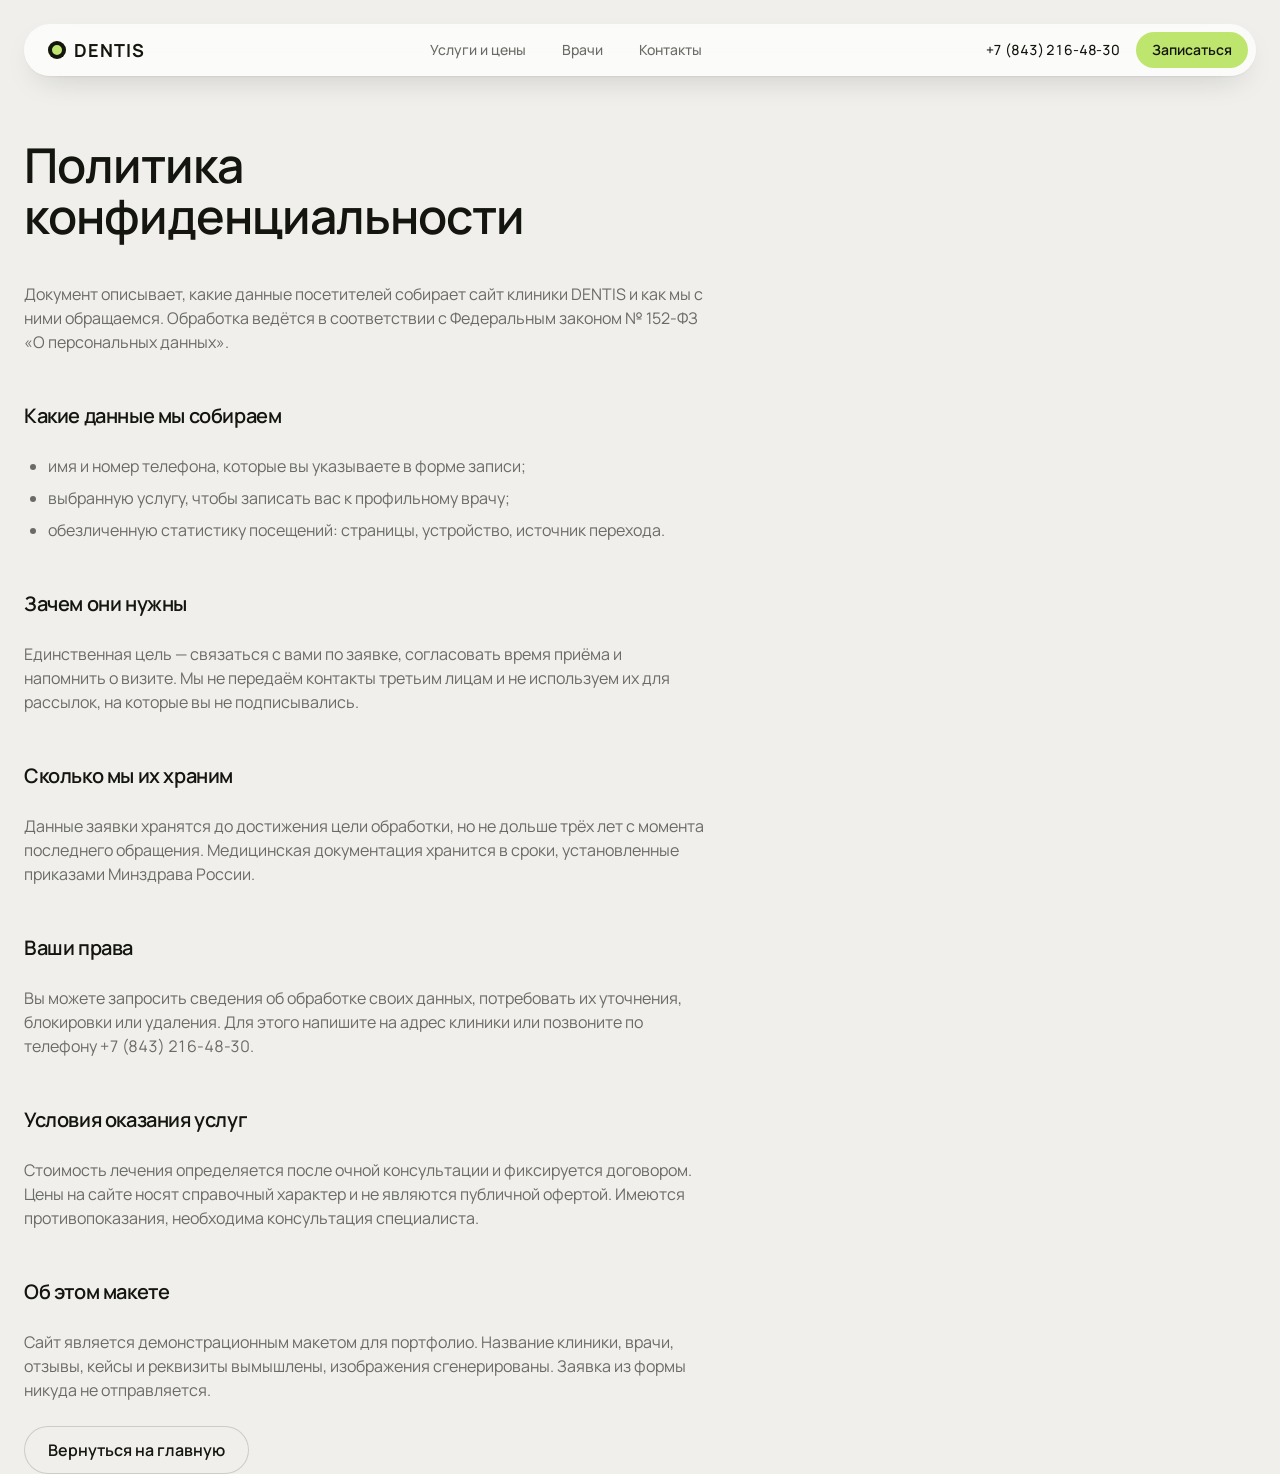
<file: privacy.html>
<!doctype html>
<html lang="ru">
<head>
<meta charset="utf-8">
<meta name="viewport" content="width=device-width, initial-scale=1">
<title>Политика конфиденциальности — DENTIS</title>
<meta name="description" content="Как клиника DENTIS обрабатывает персональные данные посетителей сайта.">
<link rel="icon" href="favicon.svg" type="image/svg+xml">
<link rel="preconnect" href="https://fonts.googleapis.com">
<link rel="preconnect" href="https://fonts.gstatic.com" crossorigin>
<link href="https://fonts.googleapis.com/css2?family=Manrope:wght@400;500;600;700&display=swap" rel="stylesheet">
<link rel="stylesheet" href="css/tokens.css?v=3">
<link rel="stylesheet" href="css/base.css?v=3">
<link rel="stylesheet" href="css/sections.css?v=3">
</head>
<body>
<a class="skip-link" href="#doc">Перейти к содержимому</a>

<header class="nav">
  <div class="nav__inner">
    <a class="nav__brand" href="index.html"><span class="nav__mark" aria-hidden="true"></span>DENTIS</a>
    <nav class="nav__links" aria-label="Основная навигация">
      <a href="index.html#services">Услуги и цены</a>
      <a href="index.html#doctors">Врачи</a>
      <a href="index.html#contacts">Контакты</a>
    </nav>
    <div class="nav__side">
      <a class="nav__phone num" href="tel:+78432164830">+7 (843) 216-48-30</a>
      <a class="btn btn--lime btn--sm" href="index.html#booking">Записаться</a>
    </div>
  </div>
</header>

<main class="shell page" id="doc">
  <h1 class="page__title">Политика конфиденциальности</h1>
  <div class="doc-body">
    <p>Документ описывает, какие данные посетителей собирает сайт клиники DENTIS и как мы с ними
      обращаемся. Обработка ведётся в соответствии с Федеральным законом № 152-ФЗ
      «О персональных данных».</p>

    <h2>Какие данные мы собираем</h2>
    <ul>
      <li>имя и номер телефона, которые вы указываете в форме записи;</li>
      <li>выбранную услугу, чтобы записать вас к профильному врачу;</li>
      <li>обезличенную статистику посещений: страницы, устройство, источник перехода.</li>
    </ul>

    <h2>Зачем они нужны</h2>
    <p>Единственная цель — связаться с вами по заявке, согласовать время приёма и напомнить о визите.
      Мы не передаём контакты третьим лицам и не используем их для рассылок, на которые вы не подписывались.</p>

    <h2>Сколько мы их храним</h2>
    <p>Данные заявки хранятся до достижения цели обработки, но не дольше трёх лет с момента последнего
      обращения. Медицинская документация хранится в сроки, установленные приказами Минздрава России.</p>

    <h2>Ваши права</h2>
    <p>Вы можете запросить сведения об обработке своих данных, потребовать их уточнения, блокировки
      или удаления. Для этого напишите на адрес клиники или позвоните по телефону
      <a class="num" href="tel:+78432164830">+7 (843) 216-48-30</a>.</p>

    <h2 id="terms">Условия оказания услуг</h2>
    <p>Стоимость лечения определяется после очной консультации и фиксируется договором. Цены на сайте
      носят справочный характер и не являются публичной офертой. Имеются противопоказания, необходима
      консультация специалиста.</p>

    <h2>Об этом макете</h2>
    <p>Сайт является демонстрационным макетом для портфолио. Название клиники, врачи, отзывы, кейсы
      и реквизиты вымышлены, изображения сгенерированы. Заявка из формы никуда не отправляется.</p>

    <p><a class="btn btn--ghost" href="index.html">Вернуться на главную</a></p>
  </div>
</main>
</body>
</html>
</file>
<file: css/tokens.css>
/* ============================================================
   DENTIS — design tokens
   Все значения резолвятся по фиксированным шкалам.
   Произвольных чисел в разметке быть не должно.
   ============================================================ */

:root {
  /* --- Палитра ------------------------------------------- */
  --bg:          #f0efec;
  --surface:     #ffffff;
  --surface-2:   #e8e7e2;
  --ink:         #14150f;
  --ink-2:       #6b6b66;
  --ink-3:       #9b9b96;
  --lime:        #bee66e;
  --lime-deep:   #a6d24e;
  --line:        rgba(20, 21, 15, 0.08);
  --line-strong: rgba(20, 21, 15, 0.16);

  /* на тёмных плитах */
  --on-dark:     #ffffff;
  --on-dark-2:   rgba(255, 255, 255, 0.56);
  --on-dark-3:   rgba(255, 255, 255, 0.28);
  --dark-line:   rgba(255, 255, 255, 0.12);

  /* --- Типографика --------------------------------------- */
  --font: "Manrope", ui-sans-serif, system-ui, -apple-system, "Segoe UI", sans-serif;
  --mono: var(--font);

  --t-xs:   0.75rem;   --lh-xs:   1rem;
  --t-sm:   0.875rem;  --lh-sm:   1.25rem;
  --t-base: 1rem;      --lh-base: 1.5rem;
  --t-lg:   1.125rem;  --lh-lg:   1.75rem;
  --t-xl:   1.25rem;   --lh-xl:   1.75rem;
  --t-2xl:  1.5rem;    --lh-2xl:  2rem;
  --t-3xl:  1.875rem;  --lh-3xl:  2.25rem;
  --t-4xl:  2.25rem;   --lh-4xl:  2.5rem;
  --t-5xl:  3rem;
  --t-6xl:  3.75rem;
  --t-7xl:  4.5rem;
  --t-8xl:  6rem;
  --t-9xl:  8rem;

  /* --- Спейсинг ------------------------------------------ */
  --s-0:   0;
  --s-25:  2px;
  --s-50:  4px;
  --s-75:  8px;
  --s-100: 12px;
  --s-200: 16px;
  --s-300: 24px;
  --s-400: 32px;
  --s-500: 40px;
  --s-600: 48px;
  --s-700: 64px;
  --s-800: 80px;
  --s-900: 96px;

  /* --- Радиусы ------------------------------------------- */
  --r-sm:   4px;
  --r-md:   6px;
  --r-lg:   8px;
  --r-xl:   12px;
  --r-2xl:  16px;
  --r-3xl:  24px;
  --r-4xl:  32px;
  --r-full: 9999px;

  /* --- Движение ------------------------------------------ */
  --ease:      cubic-bezier(0.32, 0.72, 0, 1);
  --d-fast:    240ms;
  --d-mid:     460ms;
  --d-slow:    700ms;
  --d-reveal:  900ms;

  /* --- Раскладка ----------------------------------------- */
  --shell:   1320px;   /* максимальная ширина контента */
  --gutter:  var(--s-300);
  --measure: 680px;    /* максимум для заголовка и лида */

  /* --- Тени ---------------------------------------------- */
  --shadow-card: 0 1px 2px rgba(20, 21, 15, 0.04),
                 0 8px 24px -12px rgba(20, 21, 15, 0.14);
  --shadow-lift: 0 2px 4px rgba(20, 21, 15, 0.05),
                 0 24px 56px -20px rgba(20, 21, 15, 0.24);
  --shadow-nav:  0 1px 2px rgba(20, 21, 15, 0.05),
                 0 12px 32px -14px rgba(20, 21, 15, 0.22);
}

@media (max-width: 767px) {
  :root { --gutter: var(--s-200); }
}
</file>
<file: css/base.css>
/* ============================================================
   DENTIS — reset, типографика, кнопки, состояния
   ============================================================ */

*, *::before, *::after { box-sizing: border-box; }

html {
  -webkit-text-size-adjust: 100%;
}

body {
  margin: 0;
  background: var(--bg);
  color: var(--ink);
  font-family: var(--font);
  font-size: var(--t-base);
  line-height: var(--lh-base);
  font-weight: 400;
  -webkit-font-smoothing: antialiased;
  -moz-osx-font-smoothing: grayscale;
  text-wrap: pretty;
  overflow-x: hidden;
}

body.is-locked { overflow: hidden; }

h1, h2, h3, h4, p, figure, blockquote, dl, dd { margin: 0; }
ul, ol { margin: 0; padding: 0; list-style: none; }
img, svg, video { display: block; max-width: 100%; }
img { height: auto; }

h1, h2, h3, h4 {
  font-weight: 600;
  letter-spacing: -0.02em;
  text-wrap: balance;
}

a { color: inherit; text-decoration: none; }

button, input, select, textarea {
  font: inherit;
  color: inherit;
  margin: 0;
}

/* --- Фокус ---------------------------------------------- */

:where(a, button, input, select, textarea, summary, [tabindex]):focus-visible {
  outline: 2px solid var(--ink);
  outline-offset: 3px;
  border-radius: var(--r-sm);
}

.on-dark :where(a, button, input, select, [tabindex]):focus-visible,
.dark-slab :where(a, button, input, select, [tabindex]):focus-visible {
  outline-color: var(--lime);
}

.skip-link {
  position: fixed;
  top: var(--s-200);
  left: var(--s-200);
  z-index: 200;
  padding: var(--s-100) var(--s-300);
  background: var(--ink);
  color: var(--on-dark);
  border-radius: var(--r-full);
  font-size: var(--t-sm);
  font-weight: 600;
  transform: translateY(-200%);
  transition: transform var(--d-fast) var(--ease);
}
.skip-link:focus-visible { transform: translateY(0); }

/* --- Раскладка ------------------------------------------ */

.shell {
  width: 100%;
  max-width: var(--shell);
  margin-inline: auto;
  padding-inline: var(--gutter);
}

.section { padding-block: var(--s-900); }
@media (max-width: 767px) { .section { padding-block: var(--s-700); } }

.slab {
  background: var(--surface);
  border-radius: var(--r-4xl);
}

.dark-slab {
  background: var(--ink);
  color: var(--on-dark);
  border-radius: var(--r-4xl);
}

/* --- Служебная типографика ------------------------------ */

.eyebrow {
  display: inline-flex;
  align-items: center;
  gap: var(--s-75);
  padding: var(--s-50) var(--s-100);
  border: 1px solid var(--line-strong);
  border-radius: var(--r-full);
  font-size: var(--t-xs);
  line-height: var(--lh-xs);
  font-weight: 500;
  letter-spacing: 0.02em;
  color: var(--ink-2);
}
.dark-slab .eyebrow,
.on-dark .eyebrow { border-color: var(--dark-line); color: var(--on-dark-2); }

.h-section {
  font-size: clamp(var(--t-3xl), 4.4vw, var(--t-5xl));
  line-height: 1.05;
  max-width: var(--measure);
}

.h-lead {
  color: var(--ink-2);
  font-size: var(--t-lg);
  line-height: var(--lh-lg);
  max-width: 46ch;
}

.muted { color: var(--ink-2); }
.num {
  font-family: var(--mono);
  font-variant-numeric: tabular-nums;
  font-feature-settings: "tnum" 1;
  letter-spacing: -0.01em;
}

.section-head {
  display: flex;
  flex-wrap: wrap;
  align-items: flex-end;
  justify-content: space-between;
  gap: var(--s-300);
  margin-bottom: var(--s-600);
}

/* --- Кнопки --------------------------------------------- */

.btn {
  --btn-bg: var(--ink);
  --btn-fg: var(--on-dark);
  display: inline-flex;
  align-items: center;
  gap: var(--s-75);
  padding: var(--s-100) var(--s-300);
  background: var(--btn-bg);
  color: var(--btn-fg);
  border: 0;
  border-radius: var(--r-full);
  font-size: var(--t-base);
  line-height: var(--lh-base);
  font-weight: 600;
  cursor: pointer;
  white-space: nowrap;
  transition: background var(--d-fast) var(--ease),
              transform var(--d-fast) var(--ease),
              color var(--d-fast) var(--ease);
}
.btn:hover  { transform: translateY(-1px); }
.btn:active { transform: translateY(1px) scale(0.99); }

.btn--lime  { --btn-bg: var(--lime); --btn-fg: var(--ink); }
.btn--lime:hover { --btn-bg: var(--lime-deep); }

.btn--ghost {
  --btn-bg: transparent;
  --btn-fg: var(--ink);
  box-shadow: inset 0 0 0 1px var(--line-strong);
}
.btn--ghost:hover { --btn-bg: var(--surface); }
.dark-slab .btn--ghost, .on-dark .btn--ghost {
  --btn-fg: var(--on-dark);
  box-shadow: inset 0 0 0 1px var(--dark-line);
}
.dark-slab .btn--ghost:hover, .on-dark .btn--ghost:hover {
  --btn-bg: rgba(255, 255, 255, 0.08);
}

.btn--sm { padding: var(--s-75) var(--s-200); font-size: var(--t-sm); line-height: var(--lh-sm); }

.btn[disabled], .btn[aria-disabled="true"] {
  opacity: 0.45;
  pointer-events: none;
}

/* круглая кнопка-стрелка */
.icon-btn {
  display: inline-grid;
  place-items: center;
  width: 44px;
  height: 44px;
  border: 0;
  border-radius: var(--r-full);
  background: var(--surface);
  color: var(--ink);
  cursor: pointer;
  box-shadow: inset 0 0 0 1px var(--line);
  transition: background var(--d-fast) var(--ease),
              color var(--d-fast) var(--ease),
              transform var(--d-fast) var(--ease);
}
.icon-btn:hover  { background: var(--lime); box-shadow: inset 0 0 0 1px transparent; }
.icon-btn:active { transform: scale(0.96); }
.icon-btn[disabled] { opacity: 0.35; pointer-events: none; }
.icon-btn svg { width: 18px; height: 18px; }

.icon-btn--dark { background: var(--ink); color: var(--on-dark); box-shadow: none; }
.icon-btn--dark:hover { background: var(--lime); color: var(--ink); }

/* --- Пилюли-бейджи -------------------------------------- */

.pill {
  display: inline-flex;
  align-items: center;
  gap: var(--s-75);
  padding: var(--s-75) var(--s-200);
  background: var(--surface);
  color: var(--ink);
  border-radius: var(--r-full);
  font-size: var(--t-sm);
  line-height: var(--lh-sm);
  font-weight: 500;
  box-shadow: var(--shadow-card);
}
.pill svg { width: 16px; height: 16px; flex: none; }
.pill__dot { width: 8px; height: 8px; border-radius: var(--r-full); background: var(--lime); flex: none; }

/* --- Скролл-ревилы -------------------------------------- */

[data-reveal] {
  opacity: 0;
  transform: translateY(var(--s-200));
  filter: blur(6px);
  transition: opacity var(--d-reveal) var(--ease),
              transform var(--d-reveal) var(--ease),
              filter var(--d-reveal) var(--ease);
  transition-delay: var(--reveal-delay, 0ms);
}
[data-reveal].is-in {
  opacity: 1;
  transform: none;
  filter: blur(0);
}

/* --- Reduced motion ------------------------------------- */

@media (prefers-reduced-motion: reduce) {
  *, *::before, *::after {
    animation-duration: 0.01ms !important;
    animation-iteration-count: 1 !important;
    transition-duration: 0.01ms !important;
  }
  [data-reveal] { opacity: 1; transform: none; filter: none; }
}

/* --- Появление первого экрана ---------------------------- */

.hero-in [data-in] {
  opacity: 0;
  transform: translateY(var(--s-300));
  filter: blur(8px);
}
.hero-in.is-ready [data-in] {
  opacity: 1;
  transform: none;
  filter: blur(0);
  transition: opacity 1000ms var(--ease), transform 1000ms var(--ease), filter 1000ms var(--ease);
  transition-delay: var(--in-delay, 0ms);
}
.hero-in [data-in="media"] { transform: translateY(var(--s-500)) scale(0.98); }
.hero-in [data-in="pill"]  { transform: translateY(var(--s-100)) scale(0.94); }

@media (prefers-reduced-motion: reduce) {
  .hero-in [data-in] { opacity: 1; transform: none; filter: none; }
}
</file>
<file: css/sections.css>
/* ============================================================
   DENTIS — секции
   ============================================================ */

/* ---------- NAV ---------------------------------------- */

.nav {
  position: fixed;
  inset: 0 0 auto 0;
  z-index: 100;
  padding: var(--s-300) var(--gutter) 0;
  pointer-events: none;
}

.nav__inner {
  width: 100%;
  max-width: var(--shell);
  margin-inline: auto;
  display: flex;
  align-items: center;
  gap: var(--s-300);
  padding: var(--s-75) var(--s-75) var(--s-75) var(--s-300);
  background: rgba(255, 255, 255, 0.72);
  backdrop-filter: blur(20px) saturate(1.4);
  -webkit-backdrop-filter: blur(20px) saturate(1.4);
  border-radius: var(--r-full);
  box-shadow: var(--shadow-nav);
  pointer-events: auto;
  transform: translateY(0);
  transition: transform var(--d-slow) var(--ease),
              background var(--d-slow) var(--ease);
}
.nav.is-hidden .nav__inner { transform: translateY(calc(-100% - var(--s-400))); }

.nav__brand {
  display: inline-flex;
  align-items: center;
  gap: var(--s-75);
  font-weight: 700;
  font-size: var(--t-lg);
  letter-spacing: 0.06em;
}
.nav__mark {
  width: 18px; height: 18px;
  border-radius: var(--r-full);
  background: var(--lime);
  box-shadow: inset 0 0 0 4px var(--ink);
}

.nav__links {
  display: flex;
  gap: var(--s-50);
  margin-inline: auto;
}
.nav__links a {
  padding: var(--s-75) var(--s-200);
  border-radius: var(--r-full);
  font-size: var(--t-sm);
  line-height: var(--lh-sm);
  font-weight: 500;
  color: var(--ink-2);
  transition: background var(--d-fast) var(--ease), color var(--d-fast) var(--ease);
}
.nav__links a:hover { background: var(--surface-2); color: var(--ink); }
.nav__links a[aria-current="true"] { background: var(--ink); color: var(--on-dark); }

.nav__side { display: flex; align-items: center; gap: var(--s-200); }
.nav__phone {
  font-size: var(--t-sm);
  font-weight: 500;
  white-space: nowrap;
  transition: color var(--d-fast) var(--ease);
}
.nav__phone:hover { color: var(--lime-deep); }

.nav__burger {
  display: none;
  position: relative;
  width: 44px; height: 44px;
  border: 0;
  border-radius: var(--r-full);
  background: var(--surface-2);
  cursor: pointer;
}
.nav__burger span {
  position: absolute;
  left: 50%; top: 50%;
  width: 18px; height: 2px;
  margin-left: -9px;
  border-radius: var(--r-full);
  background: var(--ink);
  transition: transform var(--d-mid) var(--ease);
}
.nav__burger span:nth-child(1) { transform: translateY(-4px); }
.nav__burger span:nth-child(2) { transform: translateY(3px); }
.nav__burger[aria-expanded="true"] span:nth-child(1) { transform: translateY(0) rotate(45deg); }
.nav__burger[aria-expanded="true"] span:nth-child(2) { transform: translateY(0) rotate(-45deg); }

@media (max-width: 1100px) {
  .nav__links, .nav__phone { display: none; }
  .nav__inner { justify-content: space-between; }
  .nav__side { margin-left: auto; }
  .nav__burger { display: block; }
}
@media (max-width: 460px) {
  .nav__side .btn { display: none; }
}

/* ---------- МОБИЛЬНОЕ МЕНЮ ------------------------------ */

.menu {
  position: fixed;
  inset: 0;
  z-index: 99;
  background: rgba(240, 239, 236, 0.82);
  backdrop-filter: blur(28px);
  -webkit-backdrop-filter: blur(28px);
  opacity: 0;
  transition: opacity var(--d-mid) var(--ease);
}
.menu.is-open { opacity: 1; }

.menu__panel {
  height: 100%;
  display: flex;
  flex-direction: column;
  justify-content: center;
  gap: var(--s-50);
  padding: var(--s-900) var(--gutter) var(--s-600);
  max-width: var(--shell);
  margin-inline: auto;
}
.menu__panel > a {
  display: flex;
  align-items: baseline;
  justify-content: space-between;
  gap: var(--s-200);
  padding-block: var(--s-100);
  border-bottom: 1px solid var(--line);
  font-size: var(--t-3xl);
  line-height: var(--lh-3xl);
  font-weight: 600;
  letter-spacing: -0.02em;
  opacity: 0;
  transform: translateY(var(--s-600));
  transition: opacity var(--d-slow) var(--ease), transform var(--d-slow) var(--ease);
}
.menu.is-open .menu__panel > a { opacity: 1; transform: none; }
.menu__panel > a i { font-size: var(--t-xs); color: var(--ink-3); font-style: normal; }
.menu__panel > a:nth-child(1) { transition-delay: 60ms; }
.menu__panel > a:nth-child(2) { transition-delay: 100ms; }
.menu__panel > a:nth-child(3) { transition-delay: 140ms; }
.menu__panel > a:nth-child(4) { transition-delay: 180ms; }
.menu__panel > a:nth-child(5) { transition-delay: 220ms; }
.menu__panel > a:nth-child(6) { transition-delay: 260ms; }
.menu__panel > a:nth-child(7) { transition-delay: 300ms; }

.menu__foot {
  display: flex;
  flex-wrap: wrap;
  align-items: center;
  justify-content: space-between;
  gap: var(--s-200);
  margin-top: var(--s-500);
  opacity: 0;
  transform: translateY(var(--s-400));
  transition: opacity var(--d-slow) var(--ease) 340ms, transform var(--d-slow) var(--ease) 340ms;
}
.menu.is-open .menu__foot { opacity: 1; transform: none; }
.menu__foot > a:first-child { font-size: var(--t-lg); font-weight: 600; }

/* ---------- HERO ---------------------------------------- */

.hero { padding-top: 88px; }
@media (max-width: 1100px) { .hero { padding-top: 84px; } }

.hero__slab {
  position: relative;
  overflow: hidden;
  display: grid;
  grid-template-columns: minmax(0, 1.05fr) minmax(0, 1fr);
  align-items: stretch;
  gap: var(--s-400);
  min-height: min(82vh, 760px);
  padding: var(--s-600) var(--s-600) 0;
  background:
    radial-gradient(120% 90% at 78% 100%, #3a3d33 0%, transparent 58%),
    var(--ink);
}

.hero__copy {
  position: relative;
  z-index: 2;
  display: flex;
  flex-direction: column;
  align-items: flex-start;
  justify-content: center;
  gap: var(--s-300);
  max-width: var(--measure);
  padding-block: var(--s-300) var(--s-600);
}

.hero__title {
  font-size: clamp(var(--t-4xl), 5.4vw, var(--t-7xl));
  line-height: 1.02;
  letter-spacing: -0.03em;
  font-weight: 600;
}
.grad {
  background: linear-gradient(90deg, #ffffff 0%, #9b9b9b 100%);
  -webkit-background-clip: text;
  background-clip: text;
  color: transparent;
}
.grad--soft { background-image: linear-gradient(90deg, #cfcfc9 0%, #8b8b84 100%); }

.hero__lead {
  color: var(--on-dark-2);
  font-size: var(--t-lg);
  line-height: var(--lh-lg);
  max-width: 44ch;
}

.hero__actions { display: flex; flex-wrap: wrap; gap: var(--s-100); }
.hero__actions .btn svg { width: 16px; height: 16px; }

.hero__stats {
  display: flex;
  flex-wrap: wrap;
  gap: var(--s-500);
  margin: 0;
  margin-top: var(--s-200);
}
.hero__stats div { display: flex; flex-direction: column-reverse; gap: var(--s-25); }
.hero__stats dd {
  margin: 0;
  color: var(--lime);
  font-size: var(--t-4xl);
  line-height: 1;
  font-weight: 600;
}
.hero__stats dt {
  color: var(--on-dark-3);
  font-size: var(--t-xs);
  line-height: var(--lh-xs);
  text-transform: lowercase;
}

.hero__media {
  position: relative;
  align-self: stretch;
  justify-self: center;
  display: flex;
  align-items: flex-end;
  justify-content: center;
  width: 100%;
  max-width: 520px;
  min-height: 0;
}
.hero__media img {
  width: auto;
  max-width: 100%;
  height: 100%;
  max-height: 100%;
  object-fit: contain;
  object-position: bottom center;
  filter: drop-shadow(0 40px 60px rgba(0, 0, 0, 0.45));
}

.hero__pill { position: absolute; z-index: 3; }
.hero__pill--1 { top: 10%;  left: -34%; }
.hero__pill--2 { top: 44%;  right: -14%; }
.hero__pill--3 { bottom: 20%; left: -26%; }

@media (max-width: 1100px) {
  .hero__slab {
    grid-template-columns: 1fr;
    min-height: 0;
    padding: var(--s-400);
    gap: var(--s-300);
  }
  .hero__copy { padding-block: var(--s-200) 0; }
  .hero__media {
    align-self: auto;
    height: auto;
    max-width: 420px;
    margin-inline: auto;
  }
  .hero__media img { width: 100%; height: auto; max-height: none; }
  .hero__pill--1 { top: 4%;  left: 0; }
  .hero__pill--2 { top: 40%; right: 0; }
  .hero__pill--3 { left: auto; right: 0; bottom: 14%; }
}
@media (max-width: 560px) {
  .hero__slab { padding: var(--s-300) var(--s-300) 0; border-radius: var(--r-3xl); }
  .hero__stats { gap: var(--s-300); }
  .hero__stats dd { font-size: var(--t-3xl); }
  .hero__media { max-width: 300px; }
  .hero__pill { font-size: var(--t-xs); line-height: var(--lh-xs); padding: var(--s-50) var(--s-100); }
  .hero__pill--1 { top: 2%;   left: calc(-1 * var(--s-300)); }
  .hero__pill--2 { top: 34%;  right: calc(-1 * var(--s-300)); }
  .hero__pill--3 { display: none; }
}

/* ---------- MARQUEE ------------------------------------- */

.marquee {
  overflow: hidden;
  padding-block: var(--s-500);
  border-block: 1px solid var(--line);
  margin-top: var(--s-800);
  -webkit-mask-image: linear-gradient(90deg, transparent, #000 12%, #000 88%, transparent);
  mask-image: linear-gradient(90deg, transparent, #000 12%, #000 88%, transparent);
}
.marquee__track { display: flex; width: max-content; animation: marquee 38s linear infinite; }
.marquee:hover .marquee__track { animation-play-state: paused; }
.marquee__row {
  display: flex;
  align-items: center;
  gap: var(--s-500);
  padding-right: var(--s-500);
  font-size: var(--t-xl);
  line-height: var(--lh-xl);
  font-weight: 500;
  color: var(--ink-3);
  white-space: nowrap;
}
.marquee__row i { width: 6px; height: 6px; border-radius: var(--r-full); background: var(--lime); flex: none; }
@keyframes marquee { to { transform: translateX(-50%); } }
@media (prefers-reduced-motion: reduce) { .marquee__track { animation: none; } }

/* ---------- ПРОБЛЕМЫ: веер ------------------------------ */

.problems { overflow: hidden; }
.problems__head {
  display: grid;
  grid-template-columns: auto 1fr auto;
  align-items: center;
  gap: var(--s-300);
  text-align: center;
}
.problems__title {
  grid-column: 1 / -1;
  grid-row: 1;
  justify-self: center;
  margin-inline: auto;
  font-size: clamp(var(--t-3xl), 4.6vw, var(--t-5xl));
  line-height: 1.06;
}
.problems__head .eyebrow { grid-row: 1; grid-column: 1; justify-self: start; align-self: start; }
.problems__nav { grid-row: 1; grid-column: 3; justify-self: end; align-self: start; display: flex; gap: var(--s-75); }

@media (max-width: 900px) {
  .problems__head { grid-template-columns: 1fr; text-align: left; }
  .problems__head .eyebrow, .problems__nav { grid-row: auto; grid-column: auto; justify-self: start; }
  .problems__title { grid-column: auto; grid-row: auto; margin-inline: 0; justify-self: start; }
}

.fan {
  position: relative;
  height: 780px;
  margin-top: var(--s-600);
  cursor: grab;
  touch-action: pan-y;
}
.fan:active { cursor: grabbing; }
.fan__list { position: relative; height: 100%; }

.fan__card {
  position: absolute;
  top: var(--s-500);
  left: 50%;
  width: 360px;
  height: 500px;
  margin-left: -180px;
  border-radius: var(--r-3xl);
  overflow: hidden;
  background: var(--surface-2);
  box-shadow: var(--shadow-lift);
  transform-origin: 50% 130%;
  will-change: transform;
  user-select: none;
}
.fan__card img {
  width: 100%; height: 100%;
  object-fit: cover;
  pointer-events: none;
  -webkit-user-drag: none;
}
.fan__card::after {
  content: "";
  position: absolute;
  inset: 0;
  background: linear-gradient(180deg, rgba(20,21,15,.45) 0%, transparent 34%, transparent 52%, rgba(20,21,15,.78) 100%);
}

.fan__label {
  position: absolute;
  top: var(--s-200);
  left: var(--s-200);
  z-index: 2;
  padding: var(--s-50) var(--s-100);
  background: rgba(255, 255, 255, 0.9);
  backdrop-filter: blur(8px);
  border-radius: var(--r-lg);
  font-size: var(--t-xs);
  line-height: var(--lh-xs);
  font-weight: 600;
}

.fan__go {
  position: absolute;
  top: var(--s-200);
  right: var(--s-200);
  z-index: 2;
  display: grid;
  place-items: center;
  width: 40px; height: 40px;
  border-radius: var(--r-full);
  background: var(--surface);
  color: var(--ink);
  transition: background var(--d-fast) var(--ease), transform var(--d-fast) var(--ease);
}
.fan__go svg { width: 16px; height: 16px; }
.fan__go:hover { background: var(--lime); transform: rotate(45deg); }

.fan__note {
  position: absolute;
  inset: auto var(--s-300) var(--s-300);
  z-index: 2;
  color: var(--on-dark);
  font-size: var(--t-sm);
  line-height: var(--lh-sm);
  opacity: 0;
  transform: translateY(var(--s-100));
  transition: opacity var(--d-mid) var(--ease), transform var(--d-mid) var(--ease);
}
.fan__card.is-active .fan__note { opacity: 1; transform: none; }

@media (max-width: 900px) {
  .fan { height: 660px; }
  .fan__card { width: 300px; height: 420px; margin-left: -150px; }
}
@media (max-width: 620px) {
  .fan { height: 580px; }
  .fan__card { width: 250px; height: 350px; margin-left: -125px; }
  .fan__note { inset: auto var(--s-200) var(--s-200); font-size: var(--t-xs); line-height: var(--lh-xs); }
}

/* ---------- TAGLINE ------------------------------------- */

.tagline { padding-block: var(--s-900); }
.tagline__text {
  font-size: clamp(var(--t-2xl), 4.2vw, var(--t-5xl));
  line-height: 1.16;
  letter-spacing: -0.02em;
  font-weight: 500;
  max-width: 20ch;
}
.tagline__text .w {
  color: rgba(20, 21, 15, 0.22);
  transition: color var(--d-slow) var(--ease);
}
.tagline__text .w.is-on { color: var(--ink); }

.tagline__meta {
  display: flex;
  flex-direction: column;
  align-items: flex-start;
  gap: var(--s-100);
  max-width: 42ch;
  margin-top: var(--s-600);
  margin-left: auto;
  color: var(--ink-2);
}
@media (max-width: 900px) { .tagline__meta { margin-left: 0; } }

/* ---------- УСЛУГИ: drag -------------------------------- */

.services__title { font-size: clamp(var(--t-3xl), 4.4vw, var(--t-5xl)); }
.services .section-head { align-items: flex-end; }

.drag {
  margin-top: var(--s-500);
  padding-inline: max(var(--gutter), calc((100vw - var(--shell)) / 2 + var(--gutter)));
  overflow: hidden;
  cursor: grab;
  position: relative;
  touch-action: pan-y;
}
.drag:active { cursor: grabbing; }
.drag__track {
  display: flex;
  gap: var(--s-100);
  width: max-content;
  will-change: transform;
}

.svc {
  position: relative;
  display: flex;
  flex-direction: column;
  width: 320px;
  min-height: 420px;
  padding: var(--s-300);
  background: var(--surface);
  border-radius: var(--r-3xl);
  user-select: none;
  transition: box-shadow var(--d-mid) var(--ease);
}
.svc:hover { box-shadow: var(--shadow-card); }

.svc__name {
  font-size: var(--t-2xl);
  line-height: var(--lh-2xl);
  letter-spacing: -0.02em;
  max-width: 14ch;
}
.svc__tags { display: flex; flex-wrap: wrap; gap: var(--s-50); margin-top: var(--s-200); }
.svc__tags li {
  padding: var(--s-25) var(--s-75);
  border-radius: var(--r-md);
  background: var(--bg);
  color: var(--ink-2);
  font-size: var(--t-xs);
  line-height: var(--lh-xs);
}
.svc__foot { margin-top: auto; padding-top: var(--s-400); }
.svc__note { color: var(--ink-2); font-size: var(--t-xs); line-height: var(--lh-xs); max-width: 26ch; }
.svc__price {
  margin-top: var(--s-75);
  font-size: var(--t-3xl);
  line-height: var(--lh-3xl);
  font-weight: 600;
}
.svc__price span { font-size: var(--t-lg); color: var(--ink-2); }

.svc__link {
  margin-top: var(--s-200);
  padding-top: var(--s-200);
  border-top: 1px solid var(--line);
  font-size: var(--t-sm);
  font-weight: 600;
  color: var(--ink-2);
  transition: color var(--d-fast) var(--ease);
}
.svc__link:hover { color: var(--ink); }

.svc__go { position: absolute; right: var(--s-300); bottom: var(--s-300); }
.svc__link { padding-right: 56px; }

.svc--media { padding: var(--s-200); overflow: hidden; background: var(--ink); }
.svc--media img {
  position: absolute;
  inset: 0;
  width: 100%; height: 100%;
  object-fit: cover;
  pointer-events: none;
  -webkit-user-drag: none;
}
.svc__name--float,
.svc__tags--float { position: relative; z-index: 2; }
.svc__name--float {
  align-self: flex-start;
  padding: var(--s-75) var(--s-200);
  background: var(--surface);
  border-radius: var(--r-2xl);
}
.svc__tags--float { margin-top: auto; }
.svc--media .svc__tags li { background: rgba(255,255,255,.92); color: var(--ink); }

.drag__hint {
  position: absolute;
  left: 50%;
  top: 50%;
  transform: translate(-50%, -50%);
  display: flex;
  align-items: center;
  gap: var(--s-75);
  padding: var(--s-50) var(--s-200);
  background: rgba(255,255,255,.86);
  backdrop-filter: blur(8px);
  border-radius: var(--r-full);
  box-shadow: var(--shadow-card);
  font-size: var(--t-xs);
  line-height: var(--lh-xs);
  letter-spacing: 0.14em;
  text-transform: uppercase;
  color: var(--ink-2);
  pointer-events: none;
  opacity: 1;
  transition: opacity var(--d-mid) var(--ease);
}
.drag.is-dragged .drag__hint { opacity: 0; }
.drag__hint svg { width: 12px; height: 12px; }

.services__legal {
  max-width: 60ch;
  margin-top: var(--s-500);
  color: var(--ink-3);
  font-size: var(--t-xs);
  line-height: var(--lh-xs);
}

@media (max-width: 560px) {
  .svc { width: 260px; min-height: 380px; padding: var(--s-200); }
  .svc__go { right: var(--s-200); bottom: var(--s-200); }
}

/* ---------- ИМПЛАНТАЦИЯ: орбита ------------------------- */

.implants { overflow: hidden; }
.implants__title { margin-top: var(--s-200); font-size: clamp(var(--t-3xl), 4.4vw, var(--t-5xl)); }

.orbit {
  position: relative;
  margin-top: var(--s-500);
  min-height: 760px;
  display: grid;
  place-items: center;
}
.orbit__rings { position: absolute; inset: 0; display: grid; place-items: center; pointer-events: none; }
.orbit__rings span {
  position: absolute;
  border: 1px solid var(--line);
  border-radius: var(--r-full);
  aspect-ratio: 1;
}
.orbit__rings span:nth-child(1) { width: min(46vw, 520px); }
.orbit__rings span:nth-child(2) { width: min(60vw, 680px); }
.orbit__rings span:nth-child(3) { width: min(74vw, 840px); border-style: dashed; opacity: .6; }

.orbit__hero {
  position: relative;
  z-index: 1;
  width: min(46vw, 520px);
  filter: drop-shadow(0 30px 60px rgba(20, 21, 15, 0.18));
}

.orbit__item {
  position: absolute;
  z-index: 2;
  width: 268px;
  display: flex;
  flex-direction: column;
  gap: var(--s-75);
}
.orbit__item h3 {
  display: flex;
  align-items: center;
  gap: var(--s-75);
  font-size: var(--t-lg);
  line-height: var(--lh-lg);
}
.orbit__item p { color: var(--ink-2); font-size: var(--t-sm); line-height: var(--lh-sm); }
.orbit__item a {
  display: inline-flex;
  align-items: center;
  gap: var(--s-50);
  font-size: var(--t-xs);
  font-weight: 600;
  color: var(--ink);
  transition: gap var(--d-fast) var(--ease);
}
.orbit__item a svg { width: 12px; height: 12px; }
.orbit__item a:hover { gap: var(--s-100); }

.orbit__item--1 { top: 8%;  right: 0; }
.orbit__item--2 { bottom: 20%; right: 2%; }
.orbit__item--3 { top: 24%; left: 0; }
.orbit__item--4 { bottom: 12%; left: 4%; }

@media (max-width: 1000px) {
  .orbit { min-height: 0; grid-template-columns: repeat(2, 1fr); gap: var(--s-400); place-items: start; }
  .orbit__rings { display: none; }
  .orbit__hero { grid-column: 1 / -1; justify-self: center; width: min(72vw, 420px); }
  .orbit__item { position: static; width: auto; }
}
@media (max-width: 620px) {
  .orbit { grid-template-columns: 1fr; }
}

/* ---------- ПОКАЗАНИЯ ----------------------------------- */

.indications__slab {
  position: relative;
  overflow: hidden;
  padding: var(--s-700) var(--s-600) 0;
}
.indications__head {
  display: grid;
  grid-template-columns: minmax(0, 1.2fr) minmax(0, 1fr);
  gap: var(--s-400);
  align-items: end;
}
.indications__head .h-section { font-size: clamp(var(--t-2xl), 3.6vw, var(--t-4xl)); }

.indications__list {
  display: grid;
  grid-template-columns: repeat(5, minmax(0, 1fr));
  gap: var(--s-100);
  margin-top: var(--s-600);
}
.indications__list li {
  display: flex;
  flex-direction: column;
  gap: var(--s-75);
  padding: var(--s-300);
  background: var(--bg);
  border-radius: var(--r-2xl);
  transition: transform var(--d-mid) var(--ease), background var(--d-mid) var(--ease);
}
.indications__list li:hover { transform: translateY(-4px); background: var(--surface-2); }
.indications__list span { color: var(--lime-deep); font-size: var(--t-xs); font-weight: 600; }
.indications__list h3 { font-size: var(--t-base); line-height: var(--lh-base); }
.indications__list p { color: var(--ink-2); font-size: var(--t-sm); line-height: var(--lh-sm); }

.indications__watermark {
  margin: var(--s-400) 0 0;
  font-size: clamp(var(--t-6xl), 17vw, 15rem);
  line-height: 0.78;
  font-weight: 700;
  letter-spacing: -0.05em;
  color: var(--surface-2);
  text-align: center;
  user-select: none;
  translate: 0 12%;
}
.indications__watermark sup { font-size: 0.24em; vertical-align: super; }

@media (max-width: 1000px) {
  .indications__slab { padding: var(--s-500) var(--s-300) 0; }
  .indications__head { grid-template-columns: 1fr; }
  .indications__list { grid-template-columns: repeat(2, minmax(0, 1fr)); }
}
@media (max-width: 560px) {
  .indications__list { grid-template-columns: 1fr; }
}

/* ---------- ШАГИ ---------------------------------------- */

.steps__list {
  display: grid;
  grid-template-columns: repeat(3, minmax(0, 1fr));
  gap: var(--s-100);
}
.steps__item {
  display: flex;
  flex-direction: column;
  gap: var(--s-100);
  padding: var(--s-400);
  background: var(--surface);
  border-radius: var(--r-3xl);
}
.steps__num {
  font-size: var(--t-sm);
  font-weight: 600;
  color: var(--lime-deep);
}
.steps__item h3 { font-size: var(--t-xl); line-height: var(--lh-xl); }
.steps__item p { color: var(--ink-2); font-size: var(--t-sm); line-height: var(--lh-sm); }
.steps__meta {
  margin-top: var(--s-200);
  padding-top: var(--s-200);
  border-top: 1px solid var(--line);
  font-size: var(--t-xs);
  color: var(--ink-3);
}
.steps__line {
  height: 2px;
  margin-top: var(--s-400);
  background: var(--line);
  border-radius: var(--r-full);
  overflow: hidden;
}
.steps__line i { display: block; height: 100%; width: 0; background: var(--lime); }

@media (max-width: 900px) { .steps__list { grid-template-columns: 1fr; } }

/* ---------- ВРАЧИ --------------------------------------- */

.doctors__grid {
  display: grid;
  grid-template-columns: repeat(4, minmax(0, 1fr));
  gap: var(--s-100);
}
.doc { display: flex; flex-direction: column; gap: var(--s-100); }
.doc__photo {
  position: relative;
  overflow: hidden;
  border-radius: var(--r-3xl);
  background: var(--surface-2);
  aspect-ratio: 4 / 5;
}
.doc__photo img {
  width: 100%; height: 100%;
  object-fit: cover;
  transition: transform var(--d-slow) var(--ease), filter var(--d-slow) var(--ease);
  filter: grayscale(0.4);
}
.doc:hover .doc__photo img { transform: scale(1.04); filter: grayscale(0); }
.doc__badge {
  position: absolute;
  left: var(--s-200);
  bottom: var(--s-200);
  font-size: var(--t-xs);
  line-height: var(--lh-xs);
  padding: var(--s-50) var(--s-100);
}
.doc h3 { margin-top: var(--s-100); font-size: var(--t-xl); line-height: var(--lh-xl); }
.doc__role { color: var(--ink-2); font-size: var(--t-sm); line-height: var(--lh-sm); }
.doc__facts {
  display: grid;
  gap: var(--s-50);
  margin: var(--s-100) 0 0;
  padding-top: var(--s-100);
  border-top: 1px solid var(--line);
  max-height: 0;
  overflow: hidden;
  opacity: 0;
  transition: max-height var(--d-slow) var(--ease), opacity var(--d-slow) var(--ease);
}
.doc:hover .doc__facts, .doc:focus-within .doc__facts { max-height: 120px; opacity: 1; }
.doc__facts div { display: flex; justify-content: space-between; gap: var(--s-100); }
.doc__facts dt { color: var(--ink-3); font-size: var(--t-xs); }
.doc__facts dd { margin: 0; font-size: var(--t-xs); font-weight: 600; }

@media (max-width: 1000px) { .doctors__grid { grid-template-columns: repeat(2, minmax(0, 1fr)); } }
@media (max-width: 560px) {
  .doctors__grid { grid-template-columns: 1fr; }
  .doc__facts { max-height: 120px; opacity: 1; }
}

/* ---------- КЕЙСЫ: до/после ----------------------------- */

.cases__grid { display: grid; grid-template-columns: repeat(2, minmax(0, 1fr)); gap: var(--s-300); }
.case { display: flex; flex-direction: column; gap: var(--s-200); }

.ba {
  position: relative;
  overflow: hidden;
  border-radius: var(--r-3xl);
  background: var(--surface-2);
  aspect-ratio: 4 / 3;
  touch-action: pan-y;
}
.ba img { width: 100%; height: 100%; object-fit: cover; -webkit-user-drag: none; }
.ba__before {
  position: absolute;
  inset: 0;
  width: var(--pos, 50%);
  overflow: hidden;
}
.ba__before img { max-width: none; height: 100%; object-fit: cover; object-position: center; }

.ba__range {
  position: absolute;
  inset: 0;
  width: 100%;
  height: 100%;
  margin: 0;
  opacity: 0;
  cursor: ew-resize;
  -webkit-appearance: none;
  appearance: none;
  background: transparent;
}
.ba__range:focus-visible { outline-offset: -4px; }

.ba__handle {
  position: absolute;
  top: 0;
  bottom: 0;
  left: var(--pos, 50%);
  width: 2px;
  margin-left: -1px;
  background: var(--surface);
  pointer-events: none;
}
/* кружок центрируем абсолютно: внутри полоски в 2px
   grid-выравнивание уводит переполняющий элемент к краю */
.ba__handle svg {
  position: absolute;
  top: 50%;
  left: 50%;
  width: 18px;
  height: 18px;
  max-width: none;          /* иначе ширину режет полоска в 2px */
  padding: var(--s-100);
  box-sizing: content-box;
  transform: translate(-50%, -50%);
  background: var(--surface);
  border-radius: var(--r-full);
  color: var(--ink);
  box-shadow: var(--shadow-card);
}
.ba__tag {
  position: absolute;
  bottom: var(--s-200);
  padding: var(--s-25) var(--s-100);
  background: rgba(20, 21, 15, 0.72);
  color: var(--on-dark);
  border-radius: var(--r-md);
  font-size: var(--t-xs);
  line-height: var(--lh-xs);
  pointer-events: none;
}
.ba__tag--l { left: var(--s-200); }
.ba__tag--r { right: var(--s-200); }

.case__meta h3 { font-size: var(--t-xl); line-height: var(--lh-xl); }
.case__meta dl { display: flex; flex-wrap: wrap; gap: var(--s-400); margin: var(--s-200) 0 0; }
.case__meta div { display: flex; flex-direction: column-reverse; gap: var(--s-25); }
.case__meta dt { color: var(--ink-3); font-size: var(--t-xs); }
.case__meta dd { margin: 0; font-size: var(--t-base); font-weight: 600; }

@media (max-width: 900px) { .cases__grid { grid-template-columns: 1fr; } }

/* ---------- ОТЗЫВЫ: орбита ------------------------------ */

.reviews { overflow: hidden; }
.revorbit {
  position: relative;
  display: flex;
  flex-direction: column;
  align-items: center;
  gap: var(--s-400);
  padding-block: var(--s-500);
}
.revorbit__rings { position: absolute; inset: 0; display: grid; place-items: center; pointer-events: none; }
.revorbit__rings span {
  position: absolute;
  aspect-ratio: 1;
  border: 1px solid var(--line);
  border-radius: var(--r-full);
}
.revorbit__rings span:nth-child(1) { width: min(70vw, 720px); }
.revorbit__rings span:nth-child(2) { width: min(96vw, 1040px); }

.revorbit__faces { position: absolute; inset: 0; pointer-events: none; }
.revorbit__face {
  position: absolute;
  width: 64px; height: 64px;
  object-fit: cover;
  border-radius: var(--r-full);
  box-shadow: var(--shadow-card);
}
.revorbit__face--1 { top: 12%;  left: 13%; }
.revorbit__face--2 { top: 1%;   left: 26%; width: 52px; height: 52px; }
.revorbit__face--3 { top: 4%;   right: 26%; width: 56px; height: 56px; }
.revorbit__face--4 { top: 36%;  right: 5%;  width: 60px; height: 60px; }

.revorbit__bubble {
  position: absolute;
  padding: var(--s-50) var(--s-100);
  background: var(--lime);
  border-radius: var(--r-full);
  font-size: var(--t-xs);
  line-height: var(--lh-xs);
  font-weight: 500;
  white-space: nowrap;
}
.revorbit__bubble--1 { top: 9%;  left: 24%; }
.revorbit__bubble--2 { top: 27%; right: 13%; background: var(--surface); box-shadow: var(--shadow-card); }
.revorbit__bubble--3 { top: 33%; left: 6%;   background: var(--surface); box-shadow: var(--shadow-card); }

.revorbit__title {
  position: relative;
  z-index: 2;
  text-align: center;
  font-size: clamp(var(--t-3xl), 5vw, var(--t-6xl));
  line-height: 1.04;
  letter-spacing: -0.03em;
}
.revorbit__title .num { color: var(--lime-deep); }

.review {
  position: relative;
  z-index: 2;
  max-width: 560px;
  margin: 0;
  padding: var(--s-500) var(--s-400) var(--s-400);
  background: var(--surface);
  border-radius: var(--r-4xl);
  box-shadow: var(--shadow-lift);
  text-align: center;
}
.review__face {
  width: 72px; height: 72px;
  object-fit: cover;
  border-radius: var(--r-full);
  margin: calc(-1 * var(--s-800)) auto var(--s-200);
  box-shadow: 0 0 0 8px var(--bg);
}
.review blockquote { margin: 0; }
.review__lead { font-size: var(--t-lg); line-height: var(--lh-lg); font-weight: 600; }
.review blockquote p + p { margin-top: var(--s-100); color: var(--ink-2); font-size: var(--t-sm); line-height: var(--lh-sm); }
.review figcaption {
  display: flex;
  justify-content: center;
  gap: var(--s-100);
  margin-top: var(--s-300);
  padding-top: var(--s-200);
  border-top: 1px solid var(--line);
  font-size: var(--t-sm);
  font-weight: 600;
}

.revorbit__sources { position: relative; z-index: 2; display: flex; flex-wrap: wrap; justify-content: center; gap: var(--s-100); }
.revorbit__sources a {
  display: inline-flex;
  align-items: center;
  gap: var(--s-75);
  padding: var(--s-75) var(--s-200);
  background: var(--surface);
  border-radius: var(--r-full);
  font-size: var(--t-sm);
  font-weight: 500;
  color: var(--ink-2);
  transition: color var(--d-fast) var(--ease), background var(--d-fast) var(--ease);
}
.revorbit__sources a:hover { color: var(--ink); background: var(--surface-2); }
.revorbit__sources .num { color: var(--ink); font-weight: 600; }

@media (max-width: 900px) {
  .revorbit__faces, .revorbit__rings { display: none; }
  .review { padding: var(--s-500) var(--s-300) var(--s-300); }
}

/* ---------- КЛИНИКА ------------------------------------- */

.clinic__grid {
  display: grid;
  grid-template-columns: minmax(0, 1.1fr) minmax(0, 1fr);
  align-items: start;
  column-gap: var(--s-300);
  row-gap: var(--s-600);
}
.clinic__cell { margin: 0; }
.clinic__cell--tall { grid-row: span 2; }
.clinic__cell img {
  width: 100%;
  height: 100%;
  object-fit: cover;
  border-radius: var(--r-3xl);
  background: var(--surface-2);
}
.clinic__cell--tall img { aspect-ratio: 4 / 5; }
.clinic__cell:not(.clinic__cell--tall) img { aspect-ratio: 16 / 10; }
.clinic__cell figcaption {
  margin-top: var(--s-100);
  color: var(--ink-2);
  font-size: var(--t-sm);
}
@media (max-width: 760px) {
  .clinic__grid { grid-template-columns: 1fr; }
  .clinic__cell--tall { grid-row: auto; }
}

/* ---------- ОПЛАТА -------------------------------------- */

.pay__slab { padding: var(--s-700) var(--s-600); }
.pay__head { max-width: var(--measure); }
.pay__head .h-section { margin-top: var(--s-200); }
.pay__list {
  display: grid;
  grid-template-columns: repeat(4, minmax(0, 1fr));
  gap: var(--s-100);
  margin-top: var(--s-600);
}
.pay__list li {
  display: flex;
  flex-direction: column;
  gap: var(--s-75);
  padding: var(--s-300);
  border-radius: var(--r-2xl);
  background: rgba(255, 255, 255, 0.05);
  transition: background var(--d-mid) var(--ease);
}
.pay__list li:hover { background: rgba(190, 230, 110, 0.12); }
.pay__list h3 { font-size: var(--t-lg); line-height: var(--lh-lg); }
.pay__list p { color: var(--on-dark-2); font-size: var(--t-sm); line-height: var(--lh-sm); }

@media (max-width: 1000px) { .pay__list { grid-template-columns: repeat(2, minmax(0, 1fr)); } }
@media (max-width: 620px) {
  .pay__slab { padding: var(--s-500) var(--s-300); }
  .pay__list { grid-template-columns: 1fr; }
}

/* ---------- FAQ ----------------------------------------- */

.faq__layout {
  display: grid;
  grid-template-columns: minmax(0, 0.85fr) minmax(0, 1.15fr);
  gap: var(--s-700);
  align-items: start;
}
.faq__aside { display: flex; flex-direction: column; align-items: flex-start; gap: var(--s-200); position: sticky; top: 120px; }
.faq__aside .h-section { font-size: clamp(var(--t-2xl), 3.4vw, var(--t-4xl)); }

.faq__list { display: flex; flex-direction: column; }
.faq__list details {
  border-bottom: 1px solid var(--line);
}
.faq__list summary {
  display: flex;
  align-items: center;
  justify-content: space-between;
  gap: var(--s-300);
  padding-block: var(--s-300);
  cursor: pointer;
  list-style: none;
  font-size: var(--t-lg);
  line-height: var(--lh-lg);
  font-weight: 600;
  transition: color var(--d-fast) var(--ease);
}
.faq__list summary::-webkit-details-marker { display: none; }
.faq__list summary:hover { color: var(--lime-deep); }
.faq__list summary i {
  position: relative;
  flex: none;
  width: 32px; height: 32px;
  border-radius: var(--r-full);
  background: var(--surface);
  transition: background var(--d-mid) var(--ease), transform var(--d-mid) var(--ease);
}
.faq__list summary i::before,
.faq__list summary i::after {
  content: "";
  position: absolute;
  left: 50%; top: 50%;
  width: 12px; height: 2px;
  margin: -1px 0 0 -6px;
  background: var(--ink);
  border-radius: var(--r-full);
  transition: transform var(--d-mid) var(--ease);
}
.faq__list summary i::after { transform: rotate(90deg); }
.faq__list details[open] summary i { background: var(--lime); transform: rotate(180deg); }
.faq__list details[open] summary i::after { transform: rotate(0deg); }
.faq__list details p {
  padding-bottom: var(--s-300);
  max-width: 62ch;
  color: var(--ink-2);
  font-size: var(--t-base);
  line-height: var(--lh-base);
}
.faq__list details[open] p { animation: faq-in var(--d-mid) var(--ease); }
@keyframes faq-in { from { opacity: 0; transform: translateY(-8px); } }

@media (max-width: 900px) {
  .faq__layout { grid-template-columns: 1fr; gap: var(--s-400); }
  .faq__aside { position: static; }
}

/* ---------- ФОРМА --------------------------------------- */

.booking__slab {
  display: grid;
  grid-template-columns: minmax(0, 1fr) minmax(0, 0.9fr);
  gap: var(--s-700);
  padding: var(--s-700) var(--s-600);
}
.booking__copy { display: flex; flex-direction: column; align-items: flex-start; gap: var(--s-200); }
.booking__copy .h-section { font-size: clamp(var(--t-2xl), 3.6vw, var(--t-4xl)); }
.booking__points { display: flex; flex-direction: column; gap: var(--s-75); margin-top: var(--s-200); }
.booking__points li { display: flex; align-items: center; gap: var(--s-75); font-size: var(--t-sm); color: var(--ink-2); }

.form { display: flex; flex-direction: column; gap: var(--s-200); }
.form__row { display: flex; flex-direction: column; gap: var(--s-50); }
.form__row label { font-size: var(--t-xs); color: var(--ink-2); }
.form input[type="text"],
.form input[type="tel"],
.form select {
  width: 100%;
  padding: var(--s-100) var(--s-200);
  background: var(--bg);
  border: 1px solid transparent;
  border-radius: var(--r-xl);
  font-size: var(--t-base);
  transition: border-color var(--d-fast) var(--ease), background var(--d-fast) var(--ease);
}
.form select {
  appearance: none;
  -webkit-appearance: none;
  padding-right: var(--s-500);
  background-image: url("data:image/svg+xml,%3Csvg xmlns='http://www.w3.org/2000/svg' viewBox='0 0 24 24' fill='none' stroke='%236b6b66' stroke-width='2' stroke-linecap='round'%3E%3Cpath d='m6 9 6 6 6-6'/%3E%3C/svg%3E");
  background-repeat: no-repeat;
  background-position: right var(--s-200) center;
  background-size: 16px;
  cursor: pointer;
}
.form input::placeholder { color: var(--ink-3); }
.form input:hover, .form select:hover { background: var(--surface-2); }
.form input:focus, .form select:focus { outline: none; border-color: var(--ink); background: var(--surface); }
.form [aria-invalid="true"] { border-color: #c0442e; }

.form__err { min-height: 0; color: #c0442e; font-size: var(--t-xs); line-height: var(--lh-xs); }
.form__err:empty { display: none; }

.form__check { display: flex; gap: var(--s-75); align-items: flex-start; font-size: var(--t-xs); line-height: var(--lh-xs); color: var(--ink-2); cursor: pointer; }
.form__check input { margin-top: 2px; width: 16px; height: 16px; accent-color: var(--lime-deep); flex: none; }
.form__check a { text-decoration: underline; text-underline-offset: 2px; }

.form__submit { justify-content: center; margin-top: var(--s-100); }
.form__submit svg { width: 16px; height: 16px; }
.form__submit.is-loading { pointer-events: none; opacity: .7; }

.form__ok {
  padding: var(--s-100) var(--s-200);
  background: var(--lime);
  border-radius: var(--r-xl);
  font-size: var(--t-sm);
  line-height: var(--lh-sm);
  font-weight: 500;
}

@media (max-width: 900px) {
  .booking__slab { grid-template-columns: 1fr; gap: var(--s-400); padding: var(--s-500) var(--s-300); }
}

/* ---------- ФУТЕР --------------------------------------- */

.footer {
  padding-block: var(--s-800) var(--s-500);
  border-top: 1px solid var(--line);
  margin-top: var(--s-900);
}
.footer__top {
  display: grid;
  grid-template-columns: minmax(0, 0.8fr) minmax(0, 2fr);
  gap: var(--s-500);
}
.footer__brand { display: flex; flex-direction: column; gap: var(--s-200); }
.footer__brand p { color: var(--ink-2); font-size: var(--t-sm); line-height: var(--lh-sm); }

.footer__contacts {
  display: grid;
  grid-template-columns: repeat(4, minmax(0, 1fr));
  gap: var(--s-300);
  font-style: normal;
}
.footer__label {
  display: block;
  margin-bottom: var(--s-75);
  color: var(--ink-3);
  font-size: var(--t-xs);
  line-height: var(--lh-xs);
}
.footer__contacts p { font-size: var(--t-sm); line-height: var(--lh-sm); }
.footer__contacts a { transition: color var(--d-fast) var(--ease); }
.footer__contacts a:hover { color: var(--lime-deep); }

.footer__nav {
  display: flex;
  flex-wrap: wrap;
  gap: var(--s-300);
  margin-top: var(--s-600);
  padding-top: var(--s-300);
  border-top: 1px solid var(--line);
  font-size: var(--t-sm);
  color: var(--ink-2);
}
.footer__nav a:hover { color: var(--ink); }

.footer__legal {
  display: grid;
  grid-template-columns: repeat(3, minmax(0, 1fr));
  gap: var(--s-300);
  margin-top: var(--s-400);
  color: var(--ink-3);
  font-size: var(--t-xs);
  line-height: var(--lh-xs);
}
.footer__warning { color: var(--ink-2); }
.footer__demo {
  padding: var(--s-100);
  border: 1px dashed var(--line-strong);
  border-radius: var(--r-lg);
}

@media (max-width: 1000px) {
  .footer__top { grid-template-columns: 1fr; }
  .footer__contacts { grid-template-columns: repeat(2, minmax(0, 1fr)); }
  .footer__legal { grid-template-columns: 1fr; }
}

/* ---------- STICKY BAR ---------------------------------- */

.sticky {
  position: fixed;
  left: 50%;
  bottom: var(--s-300);
  z-index: 90;
  transform: translate(-50%, calc(100% + var(--s-500)));
  display: flex;
  align-items: center;
  gap: var(--s-300);
  padding: var(--s-75) var(--s-75) var(--s-75) var(--s-300);
  background: var(--ink);
  color: var(--on-dark);
  border-radius: var(--r-full);
  box-shadow: var(--shadow-lift);
  transition: transform var(--d-slow) var(--ease);
  max-width: calc(100vw - var(--s-400));
}
.sticky.is-in { transform: translate(-50%, 0); }
.sticky__text { font-size: var(--t-sm); line-height: var(--lh-sm); }
.sticky svg { width: 14px; height: 14px; }

@media (max-width: 640px) {
  .sticky {
    left: var(--s-200);
    right: var(--s-200);
    bottom: var(--s-200);
    transform: translateY(calc(100% + var(--s-500)));
    justify-content: space-between;
    gap: var(--s-100);
    padding-left: var(--s-200);
    max-width: none;
  }
  .sticky.is-in { transform: translateY(0); }
  .sticky__text { font-size: var(--t-xs); line-height: var(--lh-xs); }
  .sticky .btn { padding: var(--s-75) var(--s-200); }
}
@media (max-width: 400px) {
  .sticky__text { display: none; }
  .sticky { justify-content: center; padding: var(--s-75); }
}

/* ---------- ВНУТРЕННИЕ СТРАНИЦЫ ------------------------- */

.page { padding-top: 140px; }
.page__title { font-size: clamp(var(--t-3xl), 5vw, var(--t-5xl)); line-height: 1.06; max-width: var(--measure); }
.doc-body { max-width: 68ch; margin-top: var(--s-500); display: flex; flex-direction: column; gap: var(--s-300); }
.doc-body h2 { font-size: var(--t-xl); line-height: var(--lh-xl); margin-top: var(--s-300); }
.doc-body p, .doc-body li { color: var(--ink-2); font-size: var(--t-base); line-height: var(--lh-base); }
.doc-body ul { display: flex; flex-direction: column; gap: var(--s-75); padding-left: var(--s-300); list-style: disc; }

.err {
  min-height: 76vh;
  display: grid;
  place-content: center;
  justify-items: center;
  text-align: center;
  gap: var(--s-300);
}
.err__code {
  font-size: clamp(var(--t-7xl), 18vw, 13rem);
  line-height: 1;
  font-weight: 700;
  letter-spacing: -0.05em;
  color: var(--surface-2);
  margin-bottom: calc(-1 * var(--s-200));
}
</file>
